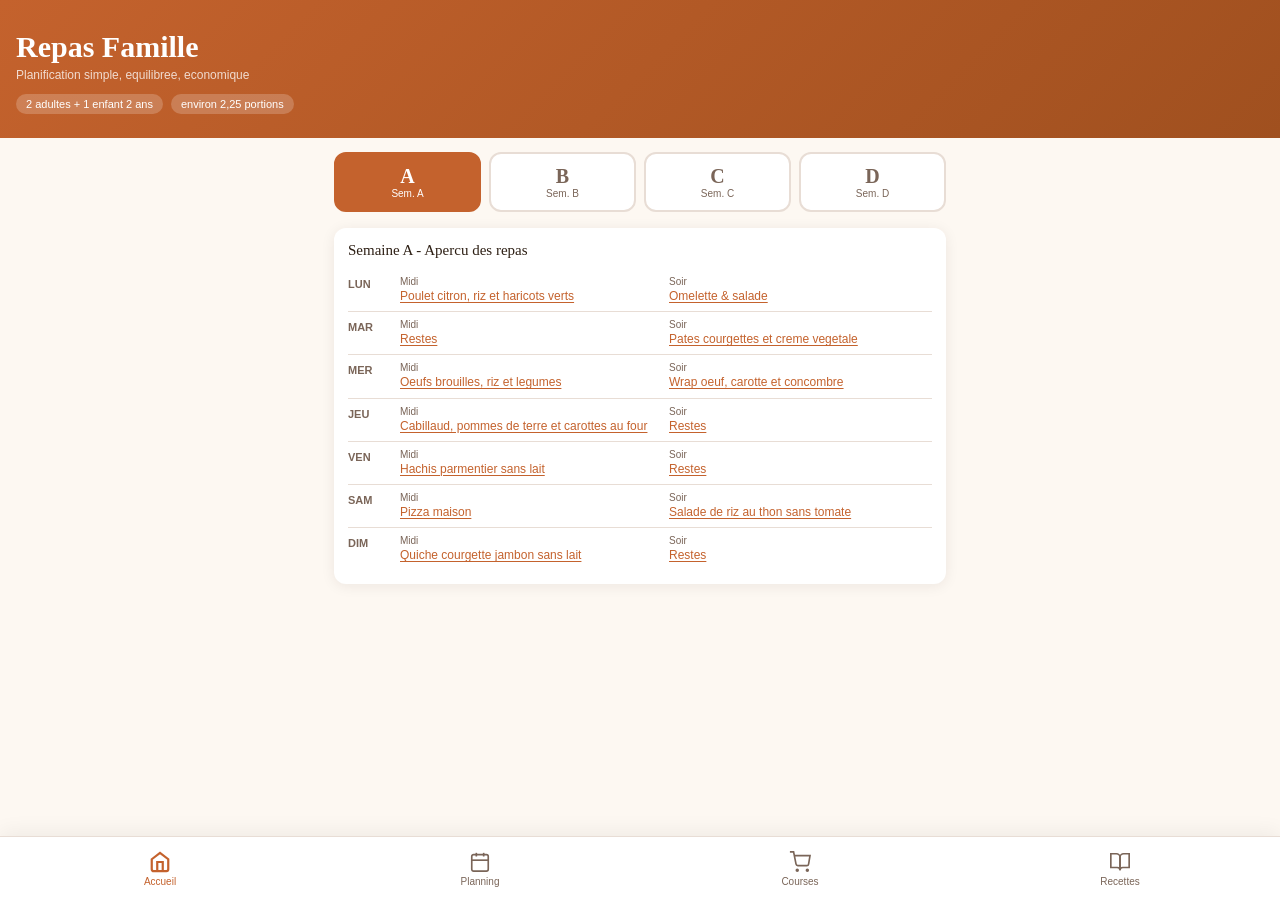
<file: index.html>
<!DOCTYPE html>
<html lang="fr">
<head>
  <meta charset="UTF-8">
  <meta http-equiv="refresh" content="0; url=./Bouffe.html">
  <meta name="viewport" content="width=device-width, initial-scale=1.0">
  <title>Repas Famille</title>
</head>
<body>
  <a href="./Bouffe.html">Ouvrir Repas Famille</a>
</body>
</html>
</file>
<file: style.css>
/* ======================================================
   DESIGN TOKENS
====================================================== */
:root {
  --bg: #fdf8f2;
  --surface: #ffffff;
  --surface2: #f5ede3;
  --primary: #c4622d;
  --primary-dk: #a0501f;
  --secondary: #6b8f71;
  --accent: #d4a855;
  --text: #2d1f14;
  --text-muted: #7a6558;
  --border: #e8ddd5;
  --shadow: 0 2px 14px rgba(45, 31, 20, 0.08);
  --radius: 12px;
  --nav-h: 64px;
}

*, *::before, *::after { box-sizing: border-box; margin: 0; padding: 0; }
html { -webkit-tap-highlight-color: transparent; }
body {
  font-family: 'DM Sans', sans-serif;
  background: var(--bg);
  color: var(--text);
  min-height: 100vh;
  padding-bottom: var(--nav-h);
  font-size: 14px;
}
h1, h2, h3 { font-family: 'Playfair Display', serif; }
button, input, textarea, select { font-family: 'DM Sans', sans-serif; }
button { cursor: pointer; }

.nav {
  position: fixed;
  bottom: 0;
  left: 0;
  right: 0;
  height: var(--nav-h);
  background: var(--surface);
  border-top: 1px solid var(--border);
  display: flex;
  z-index: 100;
  box-shadow: 0 -4px 20px rgba(0, 0, 0, 0.06);
}
.nav-item {
  flex: 1;
  display: flex;
  flex-direction: column;
  align-items: center;
  justify-content: center;
  gap: 3px;
  color: var(--text-muted);
  font-size: 10px;
  font-weight: 500;
  border: none;
  background: none;
  padding: 6px 0;
}
.nav-item svg { width: 22px; height: 22px; stroke-width: 1.8; }
.nav-item.active { color: var(--primary); }
.nav-item.active svg { stroke-width: 2.4; }

.page { display: none; }
.page.active { display: block; }

.page-header,
.home-header {
  background: linear-gradient(135deg, var(--primary), var(--primary-dk));
  color: white;
}
.page-header { padding: 20px 16px 18px; }
.home-header { padding: 30px 16px 24px; }
.page-header h1 { font-size: 24px; color: white; }
.home-header h1 { font-size: 30px; color: white; margin-bottom: 4px; }
.page-header p,
.home-header p { color: rgba(255, 255, 255, 0.78); font-size: 12px; margin-top: 3px; }
.family-badges { display: flex; gap: 8px; flex-wrap: wrap; margin-top: 12px; }
.family-badge {
  background: rgba(255, 255, 255, 0.2);
  color: white;
  font-size: 11px;
  font-weight: 500;
  padding: 4px 10px;
  border-radius: 20px;
}

.content { padding: 14px; }
@media (min-width: 580px) {
  .content { max-width: 640px; margin: 0 auto; }
}

.week-selector {
  display: grid;
  grid-template-columns: repeat(4, 1fr);
  gap: 8px;
  margin-bottom: 16px;
}
.week-btn {
  padding: 11px 4px;
  border: 2px solid var(--border);
  border-radius: var(--radius);
  background: var(--surface);
  text-align: center;
  font-family: 'Playfair Display', serif;
  font-size: 20px;
  font-weight: 700;
  color: var(--text-muted);
}
.week-btn small {
  display: block;
  font-family: 'DM Sans', sans-serif;
  font-size: 10px;
  font-weight: 400;
}
.week-btn.active { border-color: var(--primary); background: var(--primary); color: white; }

.card {
  background: var(--surface);
  border-radius: var(--radius);
  padding: 14px;
  box-shadow: var(--shadow);
  margin-bottom: 12px;
}
.card-title { font-family: 'Playfair Display', serif; font-size: 15px; margin-bottom: 10px; }

.day-row {
  display: grid;
  grid-template-columns: 46px 1fr 1fr;
  gap: 6px;
  align-items: start;
  padding: 7px 0;
  border-bottom: 1px solid var(--border);
  font-size: 12px;
}
.day-row.has-extra { grid-template-columns: 46px 1fr 1fr; }
.extra-summary {
  grid-column: 2 / 4;
  background: var(--surface2);
  border-radius: 8px;
  padding: 7px 8px;
  margin-top: 2px;
}
.day-row:last-child { border-bottom: none; }
.day-lbl {
  font-weight: 700;
  font-size: 11px;
  color: var(--text-muted);
  text-transform: uppercase;
  padding-top: 2px;
}
.slot-lbl { font-size: 10px; color: var(--text-muted); margin-bottom: 1px; }
.meal-link,
.meal-nm {
  cursor: pointer;
  color: var(--primary);
  font-weight: 500;
  text-decoration: underline;
  text-underline-offset: 2px;
  line-height: 1.35;
}

.portions-bar {
  display: flex;
  align-items: center;
  gap: 12px;
  background: var(--surface);
  border-radius: var(--radius);
  padding: 12px 14px;
  box-shadow: var(--shadow);
  margin-bottom: 14px;
}
.portions-bar label { font-size: 13px; font-weight: 500; flex: 1; }
.portions-ctrl { display: flex; align-items: center; gap: 8px; }
.ptn-btn {
  width: 32px;
  height: 32px;
  border-radius: 50%;
  border: 2px solid var(--primary);
  background: white;
  color: var(--primary);
  font-size: 20px;
  display: flex;
  align-items: center;
  justify-content: center;
}
.ptn-val { font-weight: 700; font-size: 16px; min-width: 36px; text-align: center; }

.table-wrap { overflow-x: auto; border-radius: var(--radius); box-shadow: var(--shadow); }
.plan-table { width: 100%; border-collapse: collapse; background: var(--surface); }
.plan-table th {
  background: var(--primary);
  color: white;
  padding: 9px 8px;
  font-size: 12px;
  font-weight: 600;
  text-align: left;
  white-space: nowrap;
}
.plan-table td { padding: 9px 8px; border-bottom: 1px solid var(--border); vertical-align: top; }
.plan-table tr:nth-child(even) td { background: #fdfaf7; }
.day-col {
  font-weight: 700;
  font-size: 11px;
  color: var(--text-muted);
  text-transform: uppercase;
  white-space: nowrap;
}
.meal-cell { display: flex; align-items: flex-start; gap: 4px; }
.meal-nm { flex: 1; font-size: 12px; }
.extra-list { display: grid; gap: 6px; min-width: 130px; }
.extra-meal {
  background: rgba(245, 237, 227, 0.75);
  border-radius: 8px;
  padding: 5px;
}
.add-extra-btn { padding: 6px 9px; justify-content: center; }
.edit-btn {
  width: 26px;
  height: 26px;
  border-radius: 50%;
  border: 1px solid var(--border);
  background: white;
  font-size: 12px;
  flex-shrink: 0;
}

.actions-bar { display: flex; gap: 8px; flex-wrap: wrap; margin-bottom: 14px; }
.btn {
  display: inline-flex;
  align-items: center;
  gap: 5px;
  padding: 9px 14px;
  border-radius: 8px;
  border: none;
  font-size: 12px;
  font-weight: 500;
}
.btn-outline { background: white; color: var(--primary); border: 1.5px solid var(--primary); }
.btn-outline.active { background: var(--primary); color: white; }

.budget-card {
  background: linear-gradient(135deg, var(--primary), var(--primary-dk));
  color: white;
  border-radius: var(--radius);
  padding: 16px;
  margin-bottom: 14px;
}
.budget-card h3 { font-family: 'DM Sans', sans-serif; font-size: 12px; font-weight: 500; opacity: 0.75; }
.budget-amount { font-family: 'Playfair Display', serif; font-size: 36px; }
.budget-sub { font-size: 11px; opacity: 0.65; margin-top: 2px; }

.cat-title {
  font-size: 11px;
  font-weight: 700;
  text-transform: uppercase;
  letter-spacing: 0.06em;
  color: var(--text-muted);
  padding: 8px 0 5px;
  border-bottom: 2px solid var(--primary);
  margin-bottom: 6px;
}
.shop-item {
  display: flex;
  align-items: center;
  gap: 10px;
  padding: 8px 0;
  border-bottom: 1px solid var(--border);
  cursor: pointer;
}
.shop-item:last-child { border-bottom: none; }
.shop-item input[type=checkbox] { width: 18px; height: 18px; accent-color: var(--primary); flex-shrink: 0; }
.shop-nm { flex: 1; font-size: 13px; }
.shop-item.checked .shop-nm { text-decoration: line-through; color: var(--text-muted); }
.shop-side {
  display: flex;
  flex-direction: column;
  align-items: flex-end;
  gap: 2px;
  flex-shrink: 0;
}
.shop-qty { font-size: 12px; color: var(--primary); font-weight: 600; white-space: nowrap; }
.shop-price { font-size: 11px; color: var(--text-muted); white-space: nowrap; }

.recipes-grid {
  display: grid;
  grid-template-columns: repeat(2, 1fr);
  gap: 10px;
}
@media (min-width: 460px) {
  .recipes-grid { grid-template-columns: repeat(3, 1fr); }
}
.recipe-card {
  background: var(--surface);
  border-radius: var(--radius);
  padding: 13px;
  box-shadow: var(--shadow);
  cursor: pointer;
}
.recipes-toolbar {
  position: sticky;
  top: 0;
  z-index: 20;
  background: var(--bg);
  padding: 0 0 10px;
}
.recipe-panel {
  display: none;
  background: var(--surface);
  border-radius: var(--radius);
  padding: 14px;
  box-shadow: var(--shadow);
  margin-bottom: 12px;
}
.recipe-panel.active { display: block; }
.recipe-card .actions-bar .btn { padding: 6px 9px; }
.recipe-filter-card { box-shadow: var(--shadow); margin-bottom: 12px; }
.rc-emoji { font-size: 30px; display: block; margin-bottom: 7px; }
.rc-name { font-weight: 600; font-size: 12px; line-height: 1.35; margin-bottom: 5px; }
.rc-meta { font-size: 11px; color: var(--text-muted); }
.rc-tags { display: flex; flex-wrap: wrap; gap: 3px; margin-top: 7px; }
.tag { font-size: 10px; padding: 2px 7px; border-radius: 20px; font-weight: 500; }
.tag-g { background: #e8f5e9; color: #2e7d32; }
.tag-o { background: #fff3e0; color: #e65100; }
.tag-b { background: #e3f2fd; color: #1565c0; }

.overlay {
  display: none;
  position: fixed;
  inset: 0;
  background: rgba(0, 0, 0, 0.45);
  z-index: 200;
  align-items: flex-end;
}
.overlay.open { display: flex; }
.sheet {
  background: var(--bg);
  border-radius: 20px 20px 0 0;
  width: 100%;
  max-height: 88vh;
  overflow-y: auto;
}
.sheet-handle { width: 40px; height: 4px; background: var(--border); border-radius: 2px; margin: 12px auto 0; }
.sheet-head { display: flex; align-items: flex-start; padding: 12px 14px 4px; gap: 10px; }
.sheet-close {
  width: 32px;
  height: 32px;
  border-radius: 50%;
  border: 1px solid var(--border);
  background: white;
  font-size: 16px;
  flex-shrink: 0;
  margin-left: auto;
}
.sheet-body { padding: 8px 14px 36px; }
.modal-emoji { font-size: 38px; display: block; margin-bottom: 6px; }
.modal-title { font-size: 19px; line-height: 1.2; }
.sec-title {
  font-family: 'Playfair Display', serif;
  font-size: 14px;
  margin: 14px 0 7px;
  padding-bottom: 4px;
  border-bottom: 1px solid var(--border);
}
.ing-list { list-style: none; }
.ing-list li {
  display: flex;
  justify-content: space-between;
  gap: 10px;
  padding: 5px 0;
  border-bottom: 1px solid var(--border);
  font-size: 13px;
}
.ing-qty { font-weight: 700; color: var(--primary); white-space: nowrap; }
.step-list { list-style: none; counter-reset: steps; }
.step-list li {
  counter-increment: steps;
  display: flex;
  gap: 10px;
  margin-bottom: 9px;
  font-size: 13px;
  line-height: 1.5;
}
.step-list li::before {
  content: counter(steps);
  min-width: 22px;
  height: 22px;
  border-radius: 50%;
  background: var(--primary);
  color: white;
  font-size: 11px;
  font-weight: 700;
  display: flex;
  align-items: center;
  justify-content: center;
}
.alt-box,
.perso-box {
  border-radius: 0 8px 8px 0;
  padding: 10px 12px;
  font-size: 12px;
  line-height: 1.6;
}
.alt-box { background: #fff8f5; border-left: 3px solid var(--primary); }
.perso-box { background: #fffbf0; border-left: 3px solid var(--accent); }
.allergen-badge {
  display: inline-flex;
  font-size: 10px;
  padding: 3px 8px;
  border-radius: 20px;
  background: #ffebee;
  color: #c62828;
  margin: 2px;
  font-weight: 500;
}

.picker-grid {
  display: grid;
  grid-template-columns: 1fr 1fr;
  gap: 7px;
  max-height: 62vh;
  overflow-y: auto;
}
.pick-btn {
  padding: 10px 8px;
  border: 1.5px solid var(--border);
  border-radius: 9px;
  background: white;
  text-align: left;
  font-size: 11px;
  font-weight: 500;
  line-height: 1.35;
}
.pick-emoji { font-size: 20px; display: block; margin-bottom: 4px; }

.form-grid { display: grid; gap: 9px; margin-bottom: 14px; }
.form-row { display: grid; grid-template-columns: 1fr 1fr; gap: 8px; }
.field {
  width: 100%;
  border: 1.5px solid var(--border);
  border-radius: 8px;
  background: white;
  padding: 9px 10px;
  font-size: 12px;
  color: var(--text);
}
textarea.field { min-height: 86px; resize: vertical; line-height: 1.45; }
.field-label { font-size: 11px; font-weight: 700; color: var(--text-muted); margin-bottom: 4px; display: block; }
.form-help { color: var(--text-muted); font-size: 11px; line-height: 1.5; margin-top: -4px; }
.portion-edit {
  display: flex;
  align-items: center;
  gap: 8px;
  background: var(--surface2);
  border-radius: 10px;
  padding: 10px;
  margin-bottom: 10px;
}
.portion-edit label { font-size: 12px; font-weight: 700; color: var(--text-muted); flex: 1; }
.portion-edit input { max-width: 90px; }
.stock-btn {
  width: auto;
  min-width: 42px;
  padding: 0 7px;
  border-radius: 14px;
  font-size: 10px;
}
.stock-btn.has-exclude {
  border-color: var(--secondary);
  color: var(--secondary);
  font-weight: 700;
}
.exclude-item {
  display: flex;
  align-items: center;
  gap: 10px;
  padding: 10px 0;
  border-bottom: 1px solid var(--border);
}
.exclude-item input { width: 18px; height: 18px; accent-color: var(--primary); }
.exclude-item span { flex: 1; font-size: 13px; }
</file>
